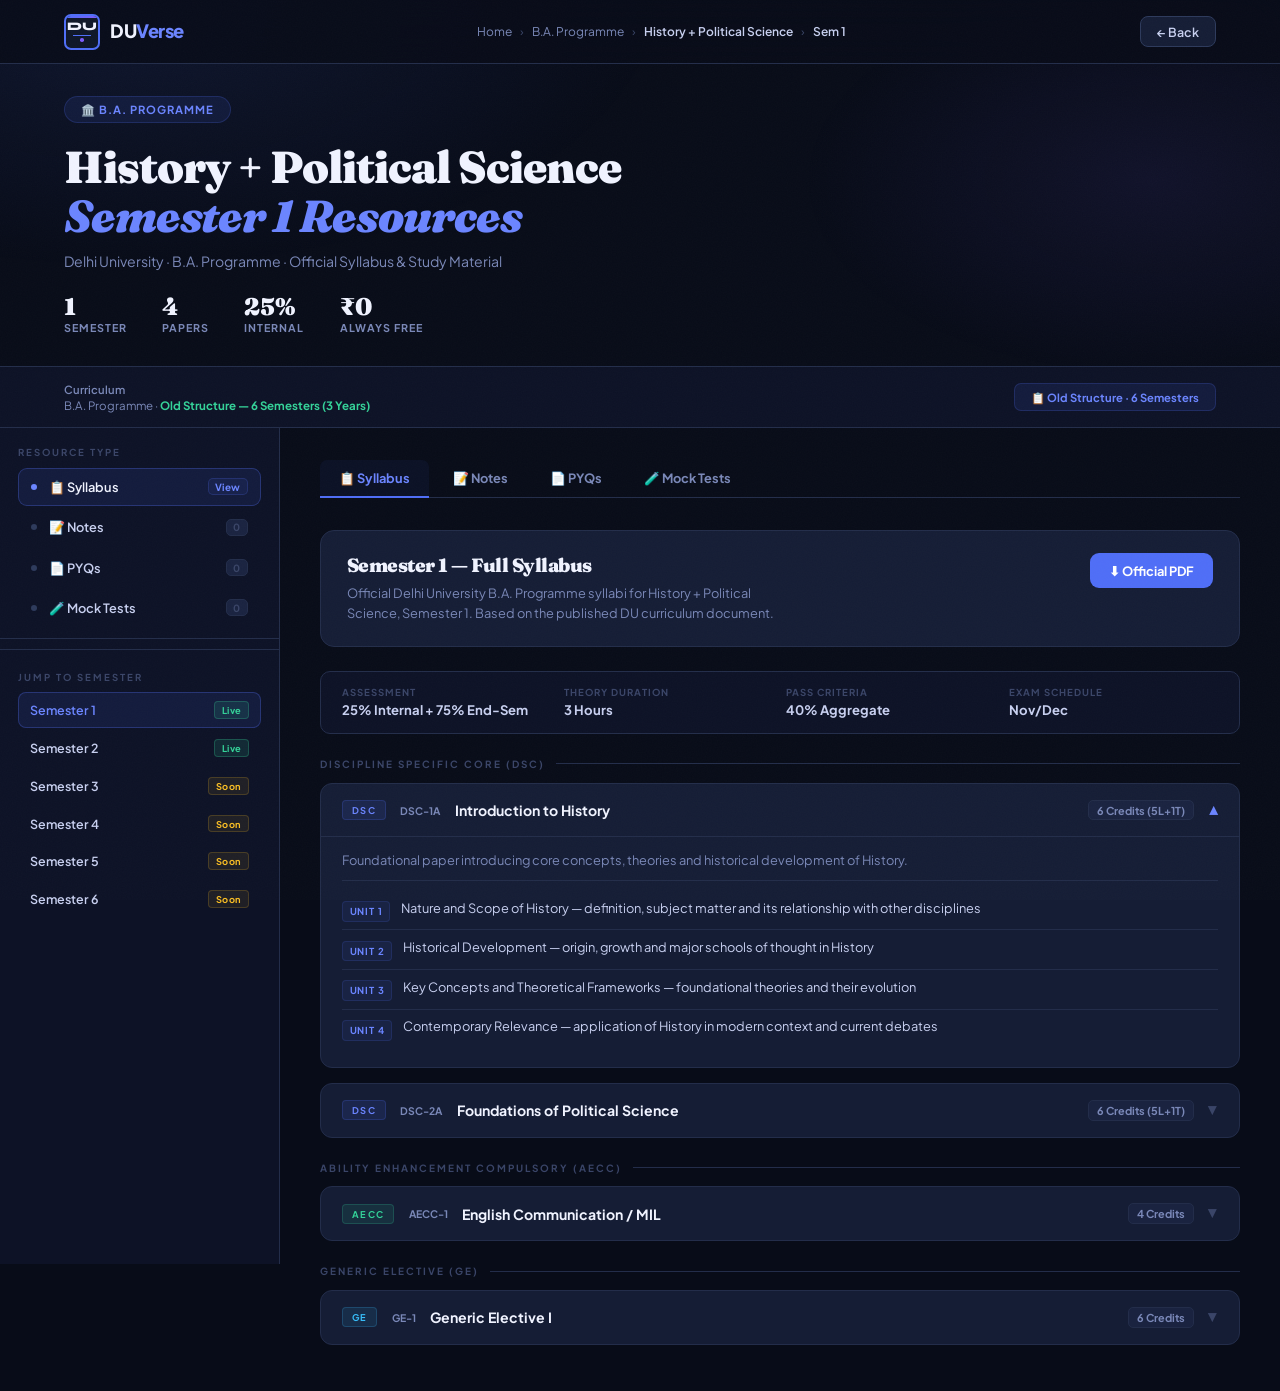
<file: subject.html>
<!DOCTYPE html>
<html lang="en">
<head>
  <meta charset="UTF-8"/>
  <meta name="viewport" content="width=device-width, initial-scale=1.0"/>
  <title>Subject Resources — DUVerse</title>
  <link href="https://fonts.googleapis.com/css2?family=Fraunces:ital,opsz,wght@0,9..144,700;0,9..144,900;1,9..144,600&family=Plus+Jakarta+Sans:wght@400;500;600;700;800&family=Syne:wght@700;800&display=swap" rel="stylesheet"/>
  <style>
    *,*::before,*::after{margin:0;padding:0;box-sizing:border-box}
    :root{
      --night:#080c18;--navy:#0d1226;--navy2:#111830;--card:#151d35;--card2:#1a2340;
      --border:#232d4a;--border2:#2d3a5c;--indigo:#4f6ef7;--indigo2:#6b85ff;
      --violet:#7c5cfc;--mint:#34d399;--amber:#fbbf24;--rose:#fb7185;--sky:#38bdf8;
      --text:#f0f3ff;--text2:#c8d0f0;--muted:#7a88b8;--faint:#3a4568;
      --font-d:'Fraunces',Georgia,serif;--font-b:'Plus Jakarta Sans',sans-serif;
    }
    html{scroll-behavior:smooth}
    body{background:var(--night);color:var(--text);font-family:var(--font-b);overflow-x:hidden;min-height:100vh}
    body::before{content:'';position:fixed;inset:0;pointer-events:none;z-index:900;
      background-image:url("data:image/svg+xml,%3Csvg xmlns='http://www.w3.org/2000/svg' width='300' height='300'%3E%3Cfilter id='g'%3E%3CfeTurbulence type='fractalNoise' baseFrequency='0.8' numOctaves='4' stitchTiles='stitch'/%3E%3C/filter%3E%3Crect width='300' height='300' filter='url(%23g)' opacity='0.022'/%3E%3C/svg%3E")}
    .mesh{position:fixed;inset:0;pointer-events:none;z-index:0;
      background:radial-gradient(ellipse 70% 50% at 10% 0%,rgba(79,110,247,0.1) 0%,transparent 60%),
        radial-gradient(ellipse 50% 40% at 90% 20%,rgba(124,92,252,0.08) 0%,transparent 55%)}

    /* ── NAV (identical to BA-Pro.html) ── */
    nav{position:fixed;top:0;left:0;right:0;z-index:800;display:flex;align-items:center;
      justify-content:space-between;padding:0 5%;height:64px;
      background:rgba(8,12,24,0.88);backdrop-filter:blur(24px);border-bottom:1px solid var(--border)}
    .logo{display:flex;align-items:center;text-decoration:none;gap:0}
    .logo-icon{width:36px;height:36px;border-radius:7px;background:#0f1729;border:2px solid var(--indigo);
      display:flex;flex-direction:column;align-items:center;justify-content:center;position:relative;overflow:hidden;flex-shrink:0}
    .logo-icon::before{content:'';position:absolute;top:0;left:0;right:0;height:2.5px;background:linear-gradient(90deg,var(--indigo),var(--violet))}
    .logo-icon span{font-family:'Syne',sans-serif;font-size:0.72rem;font-weight:800;color:var(--text);line-height:1}
    .logo-line{width:18px;height:1px;background:var(--indigo);margin:2px 0}
    .logo-dot{width:3.5px;height:3.5px;border-radius:50%;background:var(--violet)}
    .logo-text{padding-left:10px;font-family:'Plus Jakarta Sans',sans-serif;font-size:1.15rem;font-weight:800;letter-spacing:-0.5px;color:var(--text);line-height:1}
    .logo-text span{color:var(--indigo2)}
    .nav-bc{display:flex;align-items:center;gap:0.5rem;font-size:0.75rem;color:var(--muted)}
    .nav-bc a{color:var(--muted);text-decoration:none;transition:color 0.2s}
    .nav-bc a:hover{color:var(--indigo2)}
    .nav-bc .sep{color:var(--faint)}
    .nav-bc .cur{color:var(--text2);font-weight:600}
    .nav-right{display:flex;align-items:center;gap:0.8rem}
    .nav-back{background:var(--card);border:1px solid var(--border2);border-radius:8px;
      padding:0.4rem 1rem;font-size:0.78rem;font-weight:600;color:var(--text2);
      text-decoration:none;transition:all 0.2s}
    .nav-back:hover{border-color:var(--indigo);color:var(--indigo2)}
    .hamburger{display:none;flex-direction:column;justify-content:center;gap:5px;
      width:36px;height:36px;background:var(--card);border:1px solid var(--border2);
      border-radius:8px;padding:8px;cursor:pointer}
    .hamburger span{display:block;height:1.5px;background:var(--text2);border-radius:2px;transition:all 0.3s}

    /* ── HERO ── */
    .hero{position:relative;z-index:1;padding:6rem 5% 2rem;border-bottom:1px solid var(--border)}
    .hero-badge{display:inline-flex;align-items:center;gap:0.5rem;
      background:rgba(79,110,247,0.1);border:1px solid rgba(79,110,247,0.2);
      border-radius:100px;padding:0.3rem 1rem;font-size:0.7rem;font-weight:700;
      letter-spacing:1px;text-transform:uppercase;color:var(--indigo2);margin-bottom:1.2rem}
    .hero h1{font-family:var(--font-d);font-size:clamp(1.8rem,4vw,2.8rem);font-weight:900;
      letter-spacing:-1px;line-height:1.1;margin-bottom:0.6rem}
    .hero h1 em{font-style:italic;color:var(--indigo2)}
    .hero-sub{font-size:0.88rem;color:var(--muted);margin-bottom:1.4rem;line-height:1.6}
    .hero-stats{display:flex;gap:2.2rem;flex-wrap:wrap}
    .hstat-num{font-family:var(--font-d);font-size:1.5rem;font-weight:900;color:var(--text);line-height:1}
    .hstat-lbl{font-size:0.67rem;font-weight:700;text-transform:uppercase;letter-spacing:1px;color:var(--muted);margin-top:0.15rem}

    /* ── STRUCT BAR ── */
    .struct-bar{position:relative;z-index:1;padding:0.9rem 5%;background:var(--navy);
      border-bottom:1px solid var(--border);display:flex;align-items:center;
      justify-content:space-between;flex-wrap:wrap;gap:0.8rem}
    .struct-info{font-size:0.72rem;color:var(--muted)}
    .struct-info span{color:var(--mint);font-weight:700}
    .struct-badge-pill{display:inline-flex;align-items:center;gap:0.5rem;
      border-radius:7px;padding:0.35rem 1rem;font-size:0.7rem;font-weight:700;
      background:rgba(79,110,247,0.1);border:1px solid rgba(79,110,247,0.2);color:var(--indigo2)}

    /* ── LAYOUT ── */
    .layout{position:relative;display:grid;grid-template-columns:280px 1fr;min-height:calc(100vh - 64px)}

    /* ── SIDEBAR ── */
    .sidebar{border-right:1px solid var(--border);position:sticky;top:64px;
      height:calc(100vh - 64px);overflow-y:auto;background:var(--navy)}
    .sidebar::-webkit-scrollbar{width:3px}
    .sidebar::-webkit-scrollbar-thumb{background:var(--border2);border-radius:2px}
    .sb-head{padding:1.1rem 1.1rem 0.7rem;border-bottom:1px solid var(--border)}
    .sb-head-title{font-size:0.6rem;font-weight:700;letter-spacing:2px;text-transform:uppercase;color:var(--faint);margin-bottom:0.6rem}
    .sb-tabs{display:flex;flex-direction:column;gap:2px}
    .sbt{display:flex;align-items:center;gap:0.7rem;padding:0.6rem 0.8rem;
      border-radius:9px;cursor:pointer;transition:all 0.16s;border:1px solid transparent;
      background:transparent;font-family:var(--font-b);width:100%;text-align:left}
    .sbt:hover{background:var(--card);border-color:var(--border)}
    .sbt.active{background:rgba(79,110,247,0.1);border-color:rgba(79,110,247,0.3)}
    .sbt-dot{width:6px;height:6px;border-radius:50%;background:var(--border2);flex-shrink:0}
    .sbt.active .sbt-dot{background:var(--indigo2)}
    .sbt-label{font-size:0.8rem;font-weight:600;color:var(--text2);flex:1}
    .sbt.active .sbt-label{color:var(--text)}
    .sbt-count{font-size:0.62rem;color:var(--faint);font-weight:700;background:var(--card2);
      border:1px solid var(--border);border-radius:5px;padding:0.1rem 0.4rem}
    .sbt.active .sbt-count{color:var(--indigo2);background:rgba(79,110,247,0.08);border-color:rgba(79,110,247,0.2)}
    .sb-divider{height:1px;background:var(--border);margin:0.6rem 0}
    .sb-sem-section{padding:0.7rem 1.1rem 0.5rem}
    .sem-nav-item{display:flex;align-items:center;justify-content:space-between;
      padding:0.5rem 0.7rem;border-radius:8px;text-decoration:none;
      transition:all 0.15s;border:1px solid transparent;margin-bottom:2px}
    .sem-nav-item:hover{background:var(--card);border-color:var(--border)}
    .sem-nav-item.cur-sem{background:rgba(79,110,247,0.1);border-color:rgba(79,110,247,0.3)}
    .sem-nav-label{font-size:0.78rem;font-weight:600;color:var(--text2)}
    .sem-nav-item.cur-sem .sem-nav-label{color:var(--indigo2)}
    .sem-status{font-size:0.58rem;font-weight:700;padding:0.12rem 0.4rem;border-radius:4px;letter-spacing:0.5px}
    .s-live{background:rgba(52,211,153,0.12);color:var(--mint);border:1px solid rgba(52,211,153,0.25)}
    .s-soon{background:rgba(251,191,36,0.08);color:var(--amber);border:1px solid rgba(251,191,36,0.18)}

    /* ── CONTENT ── */
    .content{padding:2rem 2.5rem;overflow-y:auto}

    /* ── TABS BAR ── */
    .tabs-row{display:flex;gap:0.25rem;border-bottom:1px solid var(--border);margin-bottom:2rem;flex-wrap:wrap}
    .tab-btn{padding:0.6rem 1.2rem;font-size:0.8rem;font-weight:700;color:var(--muted);
      cursor:pointer;background:transparent;border:none;border-bottom:2px solid transparent;
      font-family:var(--font-b);border-radius:7px 7px 0 0;transition:all 0.2s;margin-bottom:-1px}
    .tab-btn:hover{color:var(--text2);background:rgba(79,110,247,0.04)}
    .tab-btn.active{color:var(--indigo2);border-bottom-color:var(--indigo);background:rgba(79,110,247,0.06)}
    .tab-panel{display:none}
    .tab-panel.active{display:block}

    /* ── SYLLABUS PANEL ── */
    .syl-header{background:var(--card);border:1px solid var(--border);border-radius:14px;
      padding:1.4rem 1.6rem;margin-bottom:1.5rem;display:flex;align-items:flex-start;
      justify-content:space-between;gap:1.2rem;flex-wrap:wrap}
    .syl-header-left h2{font-family:var(--font-d);font-size:1.2rem;font-weight:900;margin-bottom:0.35rem;letter-spacing:-0.5px}
    .syl-header-left p{font-size:0.8rem;color:var(--muted);line-height:1.6;max-width:440px}
    .syl-actions{display:flex;gap:0.5rem;flex-wrap:wrap}
    .btn-dl{display:inline-flex;align-items:center;gap:0.5rem;border-radius:9px;
      padding:0.6rem 1.2rem;font-family:var(--font-b);font-size:0.8rem;font-weight:700;
      cursor:pointer;transition:all 0.2s;text-decoration:none;white-space:nowrap;border:none}
    .btn-dl.primary{background:var(--indigo);color:white}
    .btn-dl.primary:hover{background:var(--indigo2);transform:translateY(-1px)}
    .btn-dl.ghost{background:transparent;color:var(--text2);border:1px solid var(--border2)}
    .btn-dl.ghost:hover{border-color:var(--indigo);color:var(--indigo2);background:rgba(79,110,247,0.06)}

    /* assessment strip */
    .assess-strip{background:var(--navy);border:1px solid var(--border);border-radius:10px;
      padding:0.9rem 1.3rem;margin-bottom:1.5rem;
      display:grid;grid-template-columns:repeat(4,1fr);gap:0.8rem}
    .as-item{display:flex;flex-direction:column;gap:0.2rem}
    .as-key{font-size:0.6rem;font-weight:700;text-transform:uppercase;letter-spacing:1px;color:var(--faint)}
    .as-val{font-size:0.82rem;font-weight:700;color:var(--text2)}

    /* paper cards */
    .paper-section-label{display:flex;align-items:center;gap:0.7rem;
      font-size:0.62rem;font-weight:700;letter-spacing:2px;text-transform:uppercase;
      color:var(--faint);margin:1.5rem 0 0.8rem}
    .paper-section-label::after{content:'';flex:1;height:1px;background:var(--border)}
    .paper-card{background:var(--card);border:1px solid var(--border);border-radius:12px;
      margin-bottom:0.9rem;overflow:hidden;transition:border-color 0.2s}
    .paper-card:hover{border-color:var(--border2)}
    .paper-head{padding:1rem 1.3rem;display:flex;align-items:center;gap:0.9rem;cursor:pointer}
    .paper-head-type{font-size:0.58rem;font-weight:700;letter-spacing:1.5px;text-transform:uppercase;
      padding:0.18rem 0.55rem;border-radius:4px;white-space:nowrap;flex-shrink:0}
    .type-dsc{background:rgba(79,110,247,0.12);color:var(--indigo2);border:1px solid rgba(79,110,247,0.2)}
    .type-aecc{background:rgba(52,211,153,0.1);color:var(--mint);border:1px solid rgba(52,211,153,0.2)}
    .type-sec{background:rgba(251,191,36,0.1);color:var(--amber);border:1px solid rgba(251,191,36,0.2)}
    .type-dse{background:rgba(124,92,252,0.12);color:var(--violet);border:1px solid rgba(124,92,252,0.2)}
    .type-ge{background:rgba(56,189,248,0.1);color:var(--sky);border:1px solid rgba(56,189,248,0.2)}
    .paper-code{font-size:0.65rem;font-weight:700;color:var(--muted);flex-shrink:0}
    .paper-name{font-size:0.88rem;font-weight:700;color:var(--text);flex:1;line-height:1.3}
    .paper-credits{font-size:0.68rem;font-weight:700;color:var(--muted);
      background:var(--card2);border:1px solid var(--border);border-radius:5px;
      padding:0.18rem 0.5rem;white-space:nowrap;flex-shrink:0}
    .paper-toggle{color:var(--faint);font-size:0.75rem;transition:transform 0.25s;flex-shrink:0}
    .paper-card.open .paper-toggle{transform:rotate(180deg);color:var(--indigo2)}
    .paper-body{display:none;padding:0 1.3rem 1.2rem;border-top:1px solid var(--border)}
    .paper-card.open .paper-body{display:block}
    .paper-body-desc{font-size:0.8rem;color:var(--muted);line-height:1.6;margin:0.8rem 0 0.6rem;padding-bottom:0.6rem;border-bottom:1px solid var(--border)}
    .unit-list{list-style:none;margin-top:0.4rem}
    .unit-item{display:flex;align-items:flex-start;gap:0.7rem;padding:0.48rem 0;
      border-bottom:1px solid var(--border);font-size:0.8rem;color:var(--text2);line-height:1.5}
    .unit-item:last-child{border-bottom:none}
    .unit-badge{font-size:0.6rem;font-weight:700;letter-spacing:0.8px;color:var(--indigo2);
      background:rgba(79,110,247,0.08);border:1px solid rgba(79,110,247,0.15);
      border-radius:4px;padding:0.14rem 0.42rem;flex-shrink:0;margin-top:0.15rem;white-space:nowrap}

    /* ── NOTES / PYQ ── */
    .coming-banner{border-radius:10px;padding:0.9rem 1.2rem;margin-bottom:1.4rem;
      display:flex;align-items:flex-start;gap:0.8rem;font-size:0.82rem;line-height:1.5}
    .cb-indigo{background:rgba(79,110,247,0.06);border:1px solid rgba(79,110,247,0.18);color:var(--indigo2)}
    .cb-sky{background:rgba(56,189,248,0.05);border:1px solid rgba(56,189,248,0.18);color:var(--sky)}
    .cb-violet{background:rgba(124,92,252,0.06);border:1px solid rgba(124,92,252,0.18);color:var(--violet)}
    .cb-amber{background:rgba(251,191,36,0.05);border:1px solid rgba(251,191,36,0.18);color:var(--amber)}
    .res-grid{display:flex;flex-direction:column;gap:0.7rem}
    .res-card{background:var(--card);border:1px solid var(--border);border-radius:12px;
      padding:0.95rem 1.3rem;display:flex;align-items:center;justify-content:space-between;
      gap:1rem;transition:all 0.2s}
    .res-card:hover{border-color:var(--border2);background:var(--card2)}
    .rc-left{display:flex;align-items:center;gap:0.9rem;flex:1;min-width:0}
    .rc-icon{width:38px;height:38px;border-radius:8px;display:flex;align-items:center;
      justify-content:center;font-size:1.05rem;flex-shrink:0}
    .rc-name{font-size:0.84rem;font-weight:700;color:var(--text);margin-bottom:0.12rem;
      white-space:nowrap;overflow:hidden;text-overflow:ellipsis}
    .rc-meta{font-size:0.68rem;color:var(--muted);display:flex;gap:0.7rem}
    .rc-dl{background:rgba(79,110,247,0.1);border:1px solid rgba(79,110,247,0.2);
      color:var(--indigo2);border-radius:7px;padding:0.35rem 0.85rem;
      font-size:0.73rem;font-weight:700;cursor:pointer;transition:all 0.2s;
      font-family:var(--font-b);flex-shrink:0}
    .rc-dl:hover{background:var(--indigo);color:white;border-color:var(--indigo)}
    .empty-state{text-align:center;padding:3.5rem 2rem;color:var(--muted)}
    .es-icon{font-size:2.2rem;margin-bottom:0.9rem}
    .es-title{font-family:var(--font-d);font-size:1rem;font-weight:700;color:var(--text2);margin-bottom:0.4rem}
    .es-desc{font-size:0.8rem;line-height:1.6}

    /* ── MOCK TEST ── */
    .mock-grid{display:grid;grid-template-columns:1fr 1fr;gap:1rem;margin-top:0.5rem}
    .mock-card{background:var(--card);border:1px solid var(--border);border-radius:12px;
      padding:1.3rem;cursor:pointer;transition:all 0.22s;position:relative;overflow:hidden}
    .mock-card::before{content:'';position:absolute;top:0;left:0;right:0;height:2px;
      background:linear-gradient(90deg,var(--indigo),var(--violet));
      transform:scaleX(0);transform-origin:left;transition:transform 0.3s}
    .mock-card:hover{border-color:var(--indigo2);transform:translateY(-2px);box-shadow:0 8px 28px rgba(0,0,0,0.3)}
    .mock-card:hover::before{transform:scaleX(1)}
    .mock-card.soon{opacity:0.5;cursor:default}
    .mock-card.soon:hover{transform:none;box-shadow:none;border-color:var(--border)}
    .mock-card.soon::before{display:none}
    .mc-label{font-size:0.6rem;font-weight:700;letter-spacing:1.5px;text-transform:uppercase;
      color:var(--indigo2);margin-bottom:0.45rem}
    .mock-card h3{font-family:var(--font-d);font-size:1rem;font-weight:700;color:var(--text);
      margin-bottom:0.35rem;letter-spacing:-0.3px}
    .mock-card p{font-size:0.74rem;color:var(--muted);line-height:1.55;margin-bottom:0.9rem}
    .mc-footer{display:flex;align-items:center;justify-content:space-between;
      padding-top:0.75rem;border-top:1px solid var(--border)}
    .mc-stats{display:flex;gap:0.8rem}
    .mc-stat{font-size:0.67rem;color:var(--faint);font-weight:600}
    .mc-stat span{color:var(--text2)}
    .mc-btn{font-size:0.7rem;font-weight:700;color:var(--indigo2);
      background:rgba(79,110,247,0.1);border:1px solid rgba(79,110,247,0.2);
      border-radius:6px;padding:0.28rem 0.75rem;cursor:pointer;transition:all 0.2s;font-family:var(--font-b)}
    .mc-btn:hover{background:var(--indigo);color:white;border-color:var(--indigo)}
    .mc-soon-badge{font-size:0.67rem;font-weight:700;color:var(--amber);
      background:rgba(251,191,36,0.1);border:1px solid rgba(251,191,36,0.2);
      border-radius:5px;padding:0.2rem 0.55rem}

    /* ── ANIMATIONS ── */
    .r{opacity:0;transform:translateY(14px);transition:opacity 0.5s ease,transform 0.5s ease}
    .r.show{opacity:1;transform:translateY(0)}

    /* ── RESPONSIVE ── */
    .sb-overlay{display:none;position:fixed;inset:0;background:rgba(0,0,0,0.6);z-index:700;backdrop-filter:blur(2px)}
    .sb-overlay.open{display:block}
    @media(max-width:900px){
      .layout{grid-template-columns:1fr}
      .sidebar{position:fixed;top:0;left:0;bottom:0;width:280px;z-index:750;
        transform:translateX(-100%);transition:transform 0.35s ease;padding-top:70px}
      .sidebar.open{transform:translateX(0)}
      .content{padding:1.5rem 1.2rem}
      .hamburger{display:flex}
      .nav-bc{display:none}
      .assess-strip{grid-template-columns:1fr 1fr}
      .mock-grid{grid-template-columns:1fr}
    }
    @media(max-width:480px){
      nav{padding:0 4%}
      .hero{padding:5rem 4% 1.8rem}
      .content{padding:1.2rem 0.9rem}
      .syl-header{flex-direction:column}
      .assess-strip{grid-template-columns:1fr 1fr}
      .tabs-row{gap:0}
      .tab-btn{padding:0.5rem 0.8rem;font-size:0.76rem}
    }
  </style>
</head>
<body>
<div class="mesh"></div>
<div class="sb-overlay" id="sbOverlay" onclick="toggleSB()"></div>

<!-- NAV -->
<nav>
  <a href="index.html" class="logo">
    <div class="logo-icon"><span>DU</span><div class="logo-line"></div><div class="logo-dot"></div></div>
    <div class="logo-text">DU<span>Verse</span></div>
  </a>
  <div class="nav-bc" id="navBc">
    <a href="index.html">Home</a><span class="sep">›</span>
    <a href="BA-Pro.html">B.A. Programme</a><span class="sep">›</span>
    <span class="cur" id="bcCombo">—</span><span class="sep">›</span>
    <span class="cur" id="bcSem">Sem —</span>
  </div>
  <div class="nav-right">
    <a href="BA-Pro.html" class="nav-back">← Back</a>
    <div class="hamburger" id="hamBtn" onclick="toggleSB()"><span></span><span></span><span></span></div>
  </div>
</nav>

<!-- HERO -->
<div class="hero">
  <div class="hero-badge" id="heroBadge">📚 B.A. Programme</div>
  <h1 id="heroTitle">Loading…</h1>
  <p class="hero-sub" id="heroSub">Delhi University · B.A. Programme</p>
  <div class="hero-stats">
    <div><div class="hstat-num" id="hsNum1">—</div><div class="hstat-lbl">Semester</div></div>
    <div><div class="hstat-num" id="hsNum2">—</div><div class="hstat-lbl">Papers</div></div>
    <div><div class="hstat-num">25%</div><div class="hstat-lbl">Internal</div></div>
    <div><div class="hstat-num">₹0</div><div class="hstat-lbl">Always Free</div></div>
  </div>
</div>

<!-- STRUCT BAR -->
<div class="struct-bar">
  <div>
    <div style="font-size:0.7rem;color:var(--muted);font-weight:600;margin-bottom:0.15rem">Curriculum</div>
    <div class="struct-info">B.A. Programme · <span id="structureLabel">Old Structure — 6 Semesters (3 Years)</span></div>
  </div>
  <div class="struct-badge-pill" id="structBadge">📋 Old Structure · 6 Semesters</div>
</div>

<!-- LAYOUT -->
<div class="layout">
  <!-- SIDEBAR -->
  <aside class="sidebar" id="sidebar">
    <div class="sb-head">
      <div class="sb-head-title">Resource Type</div>
      <div class="sb-tabs">
        <button class="sbt active" id="sbt-syllabus" onclick="switchTab('syllabus')">
          <div class="sbt-dot"></div>
          <div class="sbt-label">📋 Syllabus</div>
          <div class="sbt-count" id="sbc-syllabus">View</div>
        </button>
        <button class="sbt" id="sbt-notes" onclick="switchTab('notes')">
          <div class="sbt-dot"></div>
          <div class="sbt-label">📝 Notes</div>
          <div class="sbt-count" id="sbc-notes">0</div>
        </button>
        <button class="sbt" id="sbt-pyq" onclick="switchTab('pyq')">
          <div class="sbt-dot"></div>
          <div class="sbt-label">📄 PYQs</div>
          <div class="sbt-count" id="sbc-pyq">0</div>
        </button>
        <button class="sbt" id="sbt-mock" onclick="switchTab('mock')">
          <div class="sbt-dot"></div>
          <div class="sbt-label">🧪 Mock Tests</div>
          <div class="sbt-count" id="sbc-mock">0</div>
        </button>
      </div>
    </div>
    <div class="sb-divider"></div>
    <div class="sb-sem-section">
      <div class="sb-head-title">Jump to Semester</div>
      <div id="semNavList"></div>
    </div>
  </aside>

  <!-- CONTENT -->
  <main class="content">
    <!-- TABS ROW -->
    <div class="tabs-row">
      <button class="tab-btn active" id="tab-syllabus" onclick="switchTab('syllabus')">📋 Syllabus</button>
      <button class="tab-btn" id="tab-notes" onclick="switchTab('notes')">📝 Notes</button>
      <button class="tab-btn" id="tab-pyq" onclick="switchTab('pyq')">📄 PYQs</button>
      <button class="tab-btn" id="tab-mock" onclick="switchTab('mock')">🧪 Mock Tests</button>
    </div>

    <!-- ── SYLLABUS PANEL ── -->
    <div class="tab-panel active" id="panel-syllabus">
      <div class="syl-header r">
        <div class="syl-header-left">
          <h2 id="sylTitle">Semester — Syllabus</h2>
          <p id="sylDesc">Official Delhi University B.A. Programme syllabus. Source: DU Official Portal.</p>
        </div>
        <div class="syl-actions">
          <a href="https://www.du.ac.in/uploads/RevisedSyllabi1/Annexure-81.%20B.A.(Programme).pdf" target="_blank" class="btn-dl primary">⬇ Official PDF</a>
        </div>
      </div>

      <!-- Assessment Info -->
      <div class="assess-strip r">
        <div class="as-item"><div class="as-key">Assessment</div><div class="as-val">25% Internal + 75% End-Sem</div></div>
        <div class="as-item"><div class="as-key">Theory Duration</div><div class="as-val">3 Hours</div></div>
        <div class="as-item"><div class="as-key">Pass Criteria</div><div class="as-val">40% Aggregate</div></div>
        <div class="as-item"><div class="as-key">Exam Schedule</div><div class="as-val" id="examSchedule">Nov/Dec</div></div>
      </div>

      <div id="paperList"></div>
    </div>

    <!-- ── NOTES PANEL ── -->
    <div class="tab-panel" id="panel-notes">
      <div class="coming-banner cb-indigo r">
        <span style="font-size:1.1rem;flex-shrink:0">📝</span>
        <div>Notes for this semester are being curated by students and faculty. <strong>Check back soon!</strong></div>
      </div>
      <div class="res-grid">
        <div class="empty-state">
          <div class="es-icon">📝</div>
          <div class="es-title">Notes Coming Soon</div>
          <p class="es-desc">High-quality notes for this combination and semester will be available here. Be the first to contribute your notes!</p>
        </div>
      </div>
    </div>

    <!-- ── PYQ PANEL ── -->
    <div class="tab-panel" id="panel-pyq">
      <div class="coming-banner cb-sky r">
        <span style="font-size:1.1rem;flex-shrink:0">📂</span>
        <div>Previous Year Question Papers (2019–2024) for this semester combination are being collected and verified.</div>
      </div>
      <div class="res-grid">
        <div class="empty-state">
          <div class="es-icon">📄</div>
          <div class="es-title">PYQs Coming Soon</div>
          <p class="es-desc">Question papers from recent DU examinations organised by paper and year will appear here. Stay tuned!</p>
        </div>
      </div>
    </div>

    <!-- ── MOCK TEST PANEL ── -->
    <div class="tab-panel" id="panel-mock">
      <div class="coming-banner cb-violet r">
        <span style="font-size:1.1rem;flex-shrink:0">🧪</span>
        <div>Interactive mock tests with MCQs, short answers, and timed practice are under development for this combination.</div>
      </div>
      <div class="mock-grid">
        <div class="mock-card soon r">
          <div class="mc-label">Chapter Quiz</div>
          <h3>Unit 1 — Quick Quiz</h3>
          <p>10 MCQs covering Unit 1 topics. Perfect for fast chapter revision.</p>
          <div class="mc-footer">
            <div class="mc-stats"><div class="mc-stat">Qs: <span>10</span></div><div class="mc-stat">Time: <span>10 min</span></div></div>
            <div class="mc-soon-badge">Coming Soon</div>
          </div>
        </div>
        <div class="mock-card soon r">
          <div class="mc-label">Full Semester</div>
          <h3>Semester Mock Test</h3>
          <p>50 questions across all units. Simulates the end-semester exam format.</p>
          <div class="mc-footer">
            <div class="mc-stats"><div class="mc-stat">Qs: <span>50</span></div><div class="mc-stat">Time: <span>60 min</span></div></div>
            <div class="mc-soon-badge">Coming Soon</div>
          </div>
        </div>
        <div class="mock-card soon r">
          <div class="mc-label">Previous Year</div>
          <h3>PYQ-Based Mock</h3>
          <p>Questions from actual DU exam papers, reframed as interactive test.</p>
          <div class="mc-footer">
            <div class="mc-stats"><div class="mc-stat">Qs: <span>30</span></div><div class="mc-stat">Time: <span>45 min</span></div></div>
            <div class="mc-soon-badge">Coming Soon</div>
          </div>
        </div>
        <div class="mock-card soon r">
          <div class="mc-label">Speed Test</div>
          <h3>Flash Round — 5 Minutes</h3>
          <p>15 rapid-fire MCQs. Great for last-minute revision before exams.</p>
          <div class="mc-footer">
            <div class="mc-stats"><div class="mc-stat">Qs: <span>15</span></div><div class="mc-stat">Time: <span>5 min</span></div></div>
            <div class="mc-soon-badge">Coming Soon</div>
          </div>
        </div>
      </div>
    </div>
  </main>
</div>

<script>
/* ═══════════════════ URL PARAMS ═══════════════════ */
const params = new URLSearchParams(location.search);
const comboId = params.get('combo') || 'his-polsc';
const semNum  = parseInt(params.get('sem') || '1', 10);

/* ═══════════════════ COMBO MAP ═══════════════════ */
const COMBOS = {
  'his-polsc': { name:'History + Political Science', icon:'🏛️', s1:'History', s2:'Political Science' },
  'eco-polsc': { name:'Economics + Political Science', icon:'⚖️', s1:'Economics', s2:'Political Science' },
  'eco-hist': { name:'Economics + History', icon:'🏛️', s1:'Economics', s2:'History' },
  'eco-maths': { name:'Economics + Mathematics', icon:'📊', s1:'Economics', s2:'Mathematics' },
  'eco-eng': { name:'Economics + English', icon:'📊', s1:'Economics', s2:'English' },
  'his-eng': { name:'History + English', icon:'🏛️', s1:'History', s2:'English' },
  'his-hindi': { name:'History + Hindi', icon:'🏛️', s1:'History', s2:'Hindi' },
  'his-skt': { name:'History + Sanskrit', icon:'🏛️', s1:'History', s2:'Sanskrit' },
  'his-phil': { name:'History + Philosophy', icon:'🏛️', s1:'History', s2:'Philosophy' },
  'his-geo': { name:'History + Geography', icon:'🏛️', s1:'History', s2:'Geography' },
  'eng-phil': { name:'English + Philosophy', icon:'📖', s1:'English', s2:'Philosophy' },
  'hin-phil': { name:'Hindi + Philosophy', icon:'🗣️', s1:'Hindi', s2:'Philosophy' },
  'skt-phil': { name:'Sanskrit + Philosophy', icon:'🕉️', s1:'Sanskrit', s2:'Philosophy' },
  'phil-hist': { name:'Philosophy + History', icon:'🏛️', s1:'Philosophy', s2:'History' },
  'his-maths': { name:'History + Mathematics', icon:'🏛️', s1:'History', s2:'Mathematics' },
  'eco-geo': { name:'Economics + Geography', icon:'📊', s1:'Economics', s2:'Geography' },
  'eco-psy': { name:'Economics + Psychology', icon:'📊', s1:'Economics', s2:'Psychology' },
  'eco-soc': { name:'Economics + Sociology', icon:'📊', s1:'Economics', s2:'Sociology' },
  'eco-phil': { name:'Economics + Philosophy', icon:'📊', s1:'Economics', s2:'Philosophy' },
  'polsc-phil': { name:'Political Science + Philosophy', icon:'⚖️', s1:'Political Science', s2:'Philosophy' },
  'polsc-soc': { name:'Political Science + Sociology', icon:'⚖️', s1:'Political Science', s2:'Sociology' },
  'polsc-geo': { name:'Political Science + Geography', icon:'⚖️', s1:'Political Science', s2:'Geography' },
  'geo-hist': { name:'Geography + History', icon:'🏛️', s1:'Geography', s2:'History' },
  'geo-maths': { name:'Geography + Mathematics', icon:'📐', s1:'Geography', s2:'Mathematics' },
  'geo-psy': { name:'Geography + Psychology', icon:'🌍', s1:'Geography', s2:'Psychology' },
  'psy-soc': { name:'Psychology + Sociology', icon:'🧠', s1:'Psychology', s2:'Sociology' },
  'psy-phil': { name:'Psychology + Philosophy', icon:'🔮', s1:'Psychology', s2:'Philosophy' },
  'psy-eng': { name:'Psychology + English', icon:'📖', s1:'Psychology', s2:'English' },
  'polsc-psy': { name:'Political Science + Psychology', icon:'⚖️', s1:'Political Science', s2:'Psychology' },
  'soc-eng': { name:'Sociology + English', icon:'📖', s1:'Sociology', s2:'English' },
  'his-soc': { name:'History + Sociology', icon:'🏛️', s1:'History', s2:'Sociology' },
  'polsc-hindi': { name:'Political Science + Hindi', icon:'⚖️', s1:'Political Science', s2:'Hindi' },
  'his-punjabi': { name:'History + Punjabi', icon:'🏛️', s1:'History', s2:'Punjabi' },
  'polsc-punjabi': { name:'Political Science + Punjabi', icon:'⚖️', s1:'Political Science', s2:'Punjabi' },
  'his-bengali': { name:'History + Bengali', icon:'🏛️', s1:'History', s2:'Bengali' },
  'polsc-bengali': { name:'Political Science + Bengali', icon:'⚖️', s1:'Political Science', s2:'Bengali' },
  'his-urdu': { name:'History + Urdu', icon:'🏛️', s1:'History', s2:'Urdu' },
  'polsc-urdu': { name:'Political Science + Urdu', icon:'⚖️', s1:'Political Science', s2:'Urdu' },
  'eco-urdu': { name:'Economics + Urdu', icon:'📊', s1:'Economics', s2:'Urdu' },
  'arabic-polsc': { name:'Arabic + Political Science', icon:'⚖️', s1:'Arabic', s2:'Political Science' },
  'arabic-hist': { name:'Arabic + History', icon:'🏛️', s1:'Arabic', s2:'History' },
  'arabic-eco': { name:'Arabic + Economics', icon:'📊', s1:'Arabic', s2:'Economics' },
  'persian-polsc': { name:'Persian + Political Science', icon:'⚖️', s1:'Persian', s2:'Political Science' },
  'persian-hist': { name:'Persian + History', icon:'🏛️', s1:'Persian', s2:'History' },
  'tamil-polsc': { name:'Tamil + Political Science', icon:'⚖️', s1:'Tamil', s2:'Political Science' },
  'telugu-polsc': { name:'Telugu + Political Science', icon:'⚖️', s1:'Telugu', s2:'Political Science' },
  'eng-german': { name:'English + German', icon:'📖', s1:'English', s2:'German' },
  'eng-spanish': { name:'English + Spanish', icon:'📖', s1:'English', s2:'Spanish' },
  'his-spanish': { name:'History + Spanish', icon:'🏛️', s1:'History', s2:'Spanish' },
  'eco-french': { name:'Economics + French', icon:'📊', s1:'Economics', s2:'French' },
  'eng-french': { name:'English + French', icon:'📖', s1:'English', s2:'French' },
  'french-phil': { name:'French + Philosophy', icon:'🔮', s1:'French', s2:'Philosophy' },
  'eng-linguistics': { name:'English + Linguistics', icon:'📖', s1:'English', s2:'Linguistics' },
  'skt-polsc': { name:'Sanskrit + Political Science', icon:'⚖️', s1:'Sanskrit', s2:'Political Science' },
  'hindi-polsc': { name:'Hindi + Political Science', icon:'⚖️', s1:'Hindi', s2:'Political Science' },
  'punjabi-skt': { name:'Punjabi + Sanskrit', icon:'🕉️', s1:'Punjabi', s2:'Sanskrit' },
  'bengali-skt': { name:'Bengali + Sanskrit', icon:'🕉️', s1:'Bengali', s2:'Sanskrit' },
  'hindi-punjabi': { name:'Hindi + Punjabi', icon:'🗣️', s1:'Hindi', s2:'Punjabi' },
  'eco-hrm': { name:'Economics + HRM', icon:'📊', s1:'Economics', s2:'HRM' },
  'eco-omsp': { name:'Economics + OMSP', icon:'📊', s1:'Economics', s2:'OMSP' },
  'eco-comm': { name:'Economics + Commerce', icon:'📊', s1:'Economics', s2:'Commerce' },
  'eco-aspsm': { name:'Economics + Advertising (ASPSM)', icon:'📊', s1:'Economics', s2:'Advertising (ASPSM)' },
  'eco-esb': { name:'Economics + ESB', icon:'📊', s1:'Economics', s2:'ESB' },
  'eco-acfin': { name:'Accounting & Finance + Economics', icon:'📊', s1:'Accounting & Finance', s2:'Economics' },
  'hrm-psy': { name:'HRM + Psychology', icon:'🧠', s1:'HRM', s2:'Psychology' },
  'omsp-polsc': { name:'OMSP + Political Science', icon:'⚖️', s1:'OMSP', s2:'Political Science' },
  'omsp-hist': { name:'OMSP + History', icon:'🏛️', s1:'OMSP', s2:'History' },
  'omsp-maths': { name:'OMSP + Mathematics', icon:'📐', s1:'OMSP', s2:'Mathematics' },
  'omsp-skt': { name:'OMSP + Sanskrit', icon:'🕉️', s1:'OMSP', s2:'Sanskrit' },
  'ca-eco': { name:'Computer Applications + Economics', icon:'📊', s1:'Computer Applications', s2:'Economics' },
  'ca-maths': { name:'Computer Applications + Mathematics', icon:'📐', s1:'Computer Applications', s2:'Mathematics' },
  'ca-polsc': { name:'Computer Applications + Political Science', icon:'⚖️', s1:'Computer Applications', s2:'Political Science' },
  'cs-maths': { name:'Computer Science + Mathematics', icon:'📐', s1:'Computer Science', s2:'Mathematics' },
  'maths-phil': { name:'Mathematics + Philosophy', icon:'📐', s1:'Mathematics', s2:'Philosophy' },
  'maths-psy': { name:'Mathematics + Psychology', icon:'📐', s1:'Mathematics', s2:'Psychology' },
  'or-eco': { name:'Operational Research + Economics', icon:'📊', s1:'Operational Research', s2:'Economics' },
  'or-ca': { name:'Operational Research + Computer Applications', icon:'💻', s1:'Operational Research', s2:'Computer Applications' },
  'music-hist': { name:'Music + History', icon:'🏛️', s1:'Music', s2:'History' },
  'music-polsc': { name:'Music + Political Science', icon:'⚖️', s1:'Music', s2:'Political Science' },
  'music-skt': { name:'Music + Sanskrit', icon:'🕉️', s1:'Music', s2:'Sanskrit' },
  'music-soc': { name:'Music + Sociology', icon:'🤝', s1:'Music', s2:'Sociology' },
  'phy-polsc': { name:'Physical Education + Political Science', icon:'⚖️', s1:'Physical Education', s2:'Political Science' },
  'phy-hist': { name:'Physical Education + History', icon:'🏛️', s1:'Physical Education', s2:'History' },
  'phy-hindi': { name:'Physical Education + Hindi', icon:'🗣️', s1:'Physical Education', s2:'Hindi' },
  'buddhist-hist': { name:'Buddhist Studies + History', icon:'🏛️', s1:'Buddhist Studies', s2:'History' },
  'buddhist-polsc': { name:'Buddhist Studies + Political Science', icon:'⚖️', s1:'Buddhist Studies', s2:'Political Science' },
  'hdfe-polsc': { name:'HDFE + Political Science', icon:'⚖️', s1:'HDFE', s2:'Political Science' },
  'nhe-soc': { name:'NHE + Sociology', icon:'🤝', s1:'NHE', s2:'Sociology' },
  'eco-ft': { name:'Economics + Food Technology', icon:'📊', s1:'Economics', s2:'Food Technology' },
  'maths-polsc': { name:'Mathematics + Political Science', icon:'⚖️', s1:'Mathematics', s2:'Political Science' },
  'maths-omsp': { name:'Mathematics + OMSP', icon:'📐', s1:'Mathematics', s2:'OMSP' },
  'maths-music': { name:'Mathematics + Music', icon:'📐', s1:'Mathematics', s2:'Music' },
  'eco-music': { name:'Economics + Music', icon:'📊', s1:'Economics', s2:'Music' },
  'hindi-geo': { name:'Hindi + Geography', icon:'🗣️', s1:'Hindi', s2:'Geography' },
  'hindi-soc': { name:'Hindi + Sociology', icon:'🗣️', s1:'Hindi', s2:'Sociology' },
  'hdfe-soc': { name:'HDFE + Sociology', icon:'🤝', s1:'HDFE', s2:'Sociology' },
  'eng-polsc': { name:'English + Political Science', icon:'⚖️', s1:'English', s2:'Political Science' },
  'eco-skt': { name:'Economics + Sanskrit', icon:'📊', s1:'Economics', s2:'Sanskrit' },
  'eng-skt': { name:'English + Sanskrit', icon:'📖', s1:'English', s2:'Sanskrit' },
  'hindi-skt': { name:'Hindi + Sanskrit', icon:'🗣️', s1:'Hindi', s2:'Sanskrit' },
  'hindi-music': { name:'Hindi + Music', icon:'🗣️', s1:'Hindi', s2:'Music' },
  'hindi-phy': { name:'Hindi + Physical Education', icon:'🗣️', s1:'Hindi', s2:'Physical Education' },
  'his-phy': { name:'History + Physical Education', icon:'🏛️', s1:'History', s2:'Physical Education' },
  'eco-tax': { name:'Economics + Tax Procedures & Practices', icon:'📊', s1:'Economics', s2:'Tax Procedures & Practices' },
  'polsc-eng': { name:'Political Science + English', icon:'⚖️', s1:'Political Science', s2:'English' },
  'cs-eng': { name:'Computer Science + English', icon:'📖', s1:'Computer Science', s2:'English' },
  'cs-hindi': { name:'Computer Science + Hindi', icon:'🗣️', s1:'Computer Science', s2:'Hindi' },
  'cs-polsc': { name:'Computer Science + Political Science', icon:'⚖️', s1:'Computer Science', s2:'Political Science' },
  'ft-polsc': { name:'Food Technology + Political Science', icon:'⚖️', s1:'Food Technology', s2:'Political Science' },
  'eco-phy': { name:'Economics + Physical Education', icon:'📊', s1:'Economics', s2:'Physical Education' },
  'punjabi-eco': { name:'Punjabi + Economics', icon:'📊', s1:'Punjabi', s2:'Economics' },
  'bengali-eco': { name:'Bengali + Economics', icon:'📊', s1:'Bengali', s2:'Economics' },
  'eco-persian': { name:'Economics + Persian', icon:'📊', s1:'Economics', s2:'Persian' },
  'his-persian': { name:'History + Persian', icon:'🏛️', s1:'History', s2:'Persian' },
  'phil-psy': { name:'Philosophy + Psychology', icon:'🔮', s1:'Philosophy', s2:'Psychology' },
  'hindi-eco': { name:'Hindi + Economics', icon:'📊', s1:'Hindi', s2:'Economics' },
  'ca-eng': { name:'Computer Applications + English', icon:'📖', s1:'Computer Applications', s2:'English' },
  'ca-hist': { name:'Computer Applications + History', icon:'🏛️', s1:'Computer Applications', s2:'History' },
  'geo-eco': { name:'Geography + Economics', icon:'📊', s1:'Geography', s2:'Economics' },
};

/* ═══════════════════ REAL DU PAPER STRUCTURE ═══════════════════
   Based on official DU B.A. Programme syllabus (Old Structure, 6 Sems)
   Paper types: DSC (Discipline Specific Core), AECC (Ability Enhancement),
   SEC (Skill Enhancement), DSE (Discipline Specific Elective), GE (Generic Elective)
═══════════════════ */
function getPapers(combo, sem) {
  const a = combo.s1, b = combo.s2;
  const semData = {
    1: [
      { type:'DSC', typeKey:'dsc', code:'DSC-1A', name:`Introduction to ${a}`, credits:'6 Credits (5L+1T)',
        desc:`Foundational paper introducing core concepts, theories and historical development of ${a}.`,
        units:[
          `Nature and Scope of ${a} — definition, subject matter and its relationship with other disciplines`,
          `Historical Development — origin, growth and major schools of thought in ${a}`,
          `Key Concepts and Theoretical Frameworks — foundational theories and their evolution`,
          `Contemporary Relevance — application of ${a} in modern context and current debates`
        ]},
      { type:'DSC', typeKey:'dsc', code:'DSC-2A', name:`Foundations of ${b}`, credits:'6 Credits (5L+1T)',
        desc:`Introductory paper covering the basic principles, methods and scope of ${b}.`,
        units:[
          `Introduction to ${b} — scope, nature and significance`,
          `Classical Perspectives — major thinkers and their contributions to ${b}`,
          `Analytical Methods and Research Approaches in ${b}`,
          `Interdisciplinary Links — relationship of ${b} with allied social sciences`
        ]},
      { type:'AECC', typeKey:'aecc', code:'AECC-1', name:'English Communication / MIL', credits:'4 Credits',
        desc:'Compulsory language paper to develop reading, writing and communication skills.',
        units:[
          `Reading Comprehension — unseen passages, vocabulary in context, inference skills`,
          `Writing Skills — essay writing, précis and report writing`,
          `Grammar and Usage — tenses, sentence structure, common errors`,
          `Communication and Presentation — verbal and written communication in academic context`
        ]},
      { type:'GE', typeKey:'ge', code:'GE-1', name:'Generic Elective I', credits:'6 Credits',
        desc:'Interdisciplinary elective offering exposure to a subject outside the core combination.',
        units:[
          `Core Concepts of the Elective Subject`,
          `Foundational Theories and Perspectives`,
          `Case Studies and Applications`,
          `Contemporary Issues and Future Directions`
        ]},
    ],
    2: [
      { type:'DSC', typeKey:'dsc', code:'DSC-1B', name:`${a} — Paper II`, credits:'6 Credits (5L+1T)',
        desc:`Second core paper in ${a}: deeper theoretical and applied concepts.`,
        units:[
          `Advanced Theoretical Frameworks in ${a}`,
          `Historical and Comparative Perspectives`,
          `Methodology and Research Methods used in ${a}`,
          `Contemporary Debates and Emerging Issues in ${a}`
        ]},
      { type:'DSC', typeKey:'dsc', code:'DSC-2B', name:`${b} — Paper II`, credits:'6 Credits (5L+1T)',
        desc:`Second core paper in ${b}: applied theories and case-based learning.`,
        units:[
          `Advanced Concepts in ${b}`,
          `Policy Framework and Institutional Structures`,
          `Empirical Studies and Field Research`,
          `Comparative Analysis — Indian and Global Perspectives`
        ]},
      { type:'AECC', typeKey:'aecc', code:'AECC-2', name:'Environmental Science', credits:'4 Credits',
        desc:'Compulsory paper on environmental awareness, sustainability and ecology.',
        units:[
          `Ecosystems and Biodiversity — types of ecosystems, threats to biodiversity, conservation`,
          `Environmental Pollution — air, water, soil and noise pollution; causes and control`,
          `Climate Change and Global Warming — causes, impacts and mitigation strategies`,
          `Environmental Laws and Policy — key acts, international agreements, sustainable development`
        ]},
      { type:'GE', typeKey:'ge', code:'GE-2', name:'Generic Elective II', credits:'6 Credits',
        desc:'Second interdisciplinary elective course from a related field.',
        units:[
          `Theoretical Foundations of the Elective`,
          `Key Thinkers and Schools of Thought`,
          `Applied Dimensions and Real-World Relevance`,
          `Research Methods in the Elective Discipline`
        ]},
    ],
    3: [
      { type:'DSC', typeKey:'dsc', code:'DSC-1C', name:`${a} — Paper III`, credits:'6 Credits (5L+1T)',
        desc:`Third paper in ${a}: specialised thematic and applied study.`,
        units:[
          `Thematic Study I — specialised area within ${a}`,
          `Critical Perspectives and Debates`,
          `Interdisciplinary Connections with ${b} and allied fields`,
          `Research and Source Analysis in ${a}`
        ]},
      { type:'DSC', typeKey:'dsc', code:'DSC-2C', name:`${b} — Paper III`, credits:'6 Credits (5L+1T)',
        desc:`Third paper in ${b}: advanced topics and specialised themes.`,
        units:[
          `Advanced Thematic Study in ${b}`,
          `Comparative and Cross-Cultural Perspectives`,
          `Data and Evidence in ${b} — quantitative and qualitative approaches`,
          `Policy Analysis and Practical Implications`
        ]},
      { type:'SEC', typeKey:'sec', code:'SEC-1', name:'Skill Enhancement Course I', credits:'4 Credits',
        desc:'Practical and employability-focused skill course to supplement core learning.',
        units:[
          `Academic Writing and Research — literature review, citations, referencing (APA/MLA)`,
          `Data Collection Methods — primary and secondary data, surveys and interviews`,
          `Digital Skills for Research — online databases, JSTOR, SHODHGANGA`,
          `Presentation and Communication Skills — oral presentations, report formatting`
        ]},
      { type:'DSE', typeKey:'dse', code:'DSE-1A', name:'Discipline Specific Elective I', credits:'6 Credits',
        desc:'Elective paper allowing depth specialisation in a related area of study.',
        units:[
          `Elective Theme I — core concepts and debates`,
          `Elective Theme II — theoretical frameworks`,
          `Applied and Empirical Dimensions`,
          `Research Review and Seminar Discussion`
        ]},
    ],
    4: [
      { type:'DSC', typeKey:'dsc', code:'DSC-1D', name:`${a} — Paper IV`, credits:'6 Credits (5L+1T)',
        desc:`Fourth and final core paper in ${a}: advanced research and contemporary analysis.`,
        units:[
          `Research Topics in ${a} — current debates and scholarly discussions`,
          `Interdisciplinary Integration — linking ${a} with ${b} concepts`,
          `Advanced Analytical Frameworks`,
          `Essay Writing, Source Critique and Examination Preparation`
        ]},
      { type:'DSC', typeKey:'dsc', code:'DSC-2D', name:`${b} — Paper IV`, credits:'6 Credits (5L+1T)',
        desc:`Fourth and final core paper in ${b}: synthesis, research and policy evaluation.`,
        units:[
          `Advanced Topics in ${b} — frontiers of current scholarship`,
          `Policy Evaluation — assessing effectiveness of major policy interventions`,
          `Fieldwork and Applied Research Methods`,
          `Dissertation Preparation and Academic Writing`
        ]},
      { type:'SEC', typeKey:'sec', code:'SEC-2', name:'Skill Enhancement Course II', credits:'4 Credits',
        desc:'Advanced practical course building on SEC-1; focuses on employability and digital tools.',
        units:[
          `Statistical Tools — basics of SPSS/Excel for data analysis`,
          `Professional Communication — CVs, reports, emails and interviews`,
          `Digital Research and Online Resources`,
          `Career Planning and Industry Overview`
        ]},
      { type:'DSE', typeKey:'dse', code:'DSE-1B', name:'Discipline Specific Elective II', credits:'6 Credits',
        desc:'Second DSE paper for specialisation; extends from DSE-1A topics.',
        units:[
          `Advanced Elective Theme I`,
          `Advanced Elective Theme II`,
          `Empirical Analysis and Case Studies`,
          `Research Paper Presentation`
        ]},
    ],
    5: [
      { type:'DSE', typeKey:'dse', code:'DSE-2A', name:`${a} — Special Topic I`, credits:'6 Credits',
        desc:`Advanced elective in ${a} exploring a specialised theme or period in depth.`,
        units:[
          `Specialised Theme in ${a} — in-depth study of a selected area`,
          `Primary Source Analysis — archival, statistical or field data`,
          `Comparative and Global Perspectives`,
          `Research Essay and Dissertation Preparation`
        ]},
      { type:'DSE', typeKey:'dse', code:'DSE-2B', name:`${b} — Special Topic I`, credits:'6 Credits',
        desc:`Advanced elective in ${b} with focus on research and specialised application.`,
        units:[
          `Specialised Theme in ${b}`,
          `Policy and Institutional Analysis`,
          `Fieldwork and Applied Research`,
          `Seminar and Presentation`
        ]},
      { type:'SEC', typeKey:'sec', code:'SEC-3', name:'Skill Enhancement Course III', credits:'4 Credits',
        desc:'Applied skills course focused on simulation, practical training and real-world scenarios.',
        units:[
          `Simulation Techniques and Problem Solving`,
          `Group Projects and Team Research`,
          `Workshop on Sector-Specific Applications`,
          `Final Project Report and Presentation`
        ]},
    ],
    6: [
      { type:'DSE', typeKey:'dse', code:'DSE-3A', name:`${a} — Special Topic II`, credits:'6 Credits',
        desc:`Final advanced elective in ${a}; includes research component and viva.`,
        units:[
          `Advanced Research in ${a}`,
          `Dissertation Writing — structure, bibliography and referencing`,
          `Viva Preparation — key concepts, debates and landmark works`,
          `Examination Strategy and Paper Presentation Skills`
        ]},
      { type:'DSE', typeKey:'dse', code:'DSE-3B', name:`${b} — Special Topic II`, credits:'6 Credits',
        desc:`Final advanced elective in ${b}; culminating research and evaluation.`,
        units:[
          `Advanced Research in ${b}`,
          `Policy Brief and Research Report Writing`,
          `Data Analysis and Interpretation`,
          `Final Viva and Presentation`
        ]},
      { type:'SEC', typeKey:'sec', code:'SEC-4', name:'Skill Enhancement Course IV', credits:'4 Credits',
        desc:'Final skills course covering research methods applied to real-world challenges.',
        units:[
          `Statistical Techniques for Research`,
          `Writing for Publication — journal articles, reports`,
          `Data Visualisation and Communication`,
          `Industry Readiness and Placement Preparation`
        ]},
    ],
  };
  return semData[sem] || semData[1];
}

/* ═══════════════════ INIT ═══════════════════ */
const combo = COMBOS[comboId] || { name: comboId, icon:'📚', s1: comboId.split('-')[0], s2: comboId.split('-')[1] || 'Elective' };
const papers = getPapers(combo, semNum);

document.title = `Sem ${semNum} — ${combo.name} | DUVerse`;
document.getElementById('heroBadge').textContent = `${combo.icon} B.A. Programme`;
document.getElementById('heroTitle').innerHTML = `${combo.name}<br><em>Semester ${semNum} Resources</em>`;
document.getElementById('heroSub').textContent = `Delhi University · B.A. Programme · Official Syllabus & Study Material`;
document.getElementById('hsNum1').textContent = semNum;
document.getElementById('hsNum2').textContent = papers.length;
document.getElementById('bcCombo').textContent = combo.name;
document.getElementById('bcSem').textContent = `Sem ${semNum}`;
document.getElementById('sylTitle').textContent = `Semester ${semNum} — Full Syllabus`;
document.getElementById('sylDesc').textContent = `Official Delhi University B.A. Programme syllabi for ${combo.name}, Semester ${semNum}. Based on the published DU curriculum document.`;
document.getElementById('examSchedule').textContent = semNum % 2 === 1 ? 'Nov/Dec' : 'May/Jun';

/* ─ Render semester nav ─ */
const semNavList = document.getElementById('semNavList');
semNavList.innerHTML = [1,2,3,4,5,6].map(s => `
  <a class="sem-nav-item ${s === semNum ? 'cur-sem' : ''}" href="subject.html?combo=${comboId}&sem=${s}">
    <span class="sem-nav-label">Semester ${s}</span>
    <span class="sem-status ${s <= 2 ? 's-live' : 's-soon'}">${s <= 2 ? 'Live' : 'Soon'}</span>
  </a>`).join('');

/* ─ Render papers ─ */
const typeLabels = { dsc:'DSC', aecc:'AECC', sec:'SEC', dse:'DSE', ge:'GE' };
const typeGroups = {};
papers.forEach(p => {
  if (!typeGroups[p.typeKey]) typeGroups[p.typeKey] = [];
  typeGroups[p.typeKey].push(p);
});

let paperHTML = '';
const order = ['dsc','aecc','ge','sec','dse'];
const sectionNames = {
  dsc:'Discipline Specific Core (DSC)',
  aecc:'Ability Enhancement Compulsory (AECC)',
  ge:'Generic Elective (GE)',
  sec:'Skill Enhancement Courses (SEC)',
  dse:'Discipline Specific Elective (DSE)'
};

order.forEach(key => {
  if (!typeGroups[key]) return;
  paperHTML += `<div class="paper-section-label">${sectionNames[key]}</div>`;
  typeGroups[key].forEach((p, i) => {
    const delay = i * 0.07;
    paperHTML += `
    <div class="paper-card r" style="transition-delay:${delay}s">
      <div class="paper-head" onclick="togglePaper(this)">
        <div class="paper-head-type type-${p.typeKey}">${p.type}</div>
        <div class="paper-code">${p.code}</div>
        <div class="paper-name">${p.name}</div>
        <div class="paper-credits">${p.credits}</div>
        <div class="paper-toggle">▼</div>
      </div>
      <div class="paper-body">
        <p class="paper-body-desc">${p.desc}</p>
        <ul class="unit-list">
          ${p.units.map((u,j) => `
          <li class="unit-item">
            <span class="unit-badge">UNIT ${j+1}</span>
            <span>${u}</span>
          </li>`).join('')}
        </ul>
      </div>
    </div>`;
  });
});

document.getElementById('paperList').innerHTML = paperHTML;

// Auto-open first paper
setTimeout(() => {
  const first = document.querySelector('.paper-card');
  if (first) first.classList.add('open');
}, 400);

/* ═══════════════════ TABS ═══════════════════ */
let curTab = 'syllabus';
function switchTab(tab) {
  curTab = tab;
  ['syllabus','notes','pyq','mock'].forEach(t => {
    document.getElementById('tab-'+t).classList.toggle('active', t===tab);
    document.getElementById('panel-'+t).classList.toggle('active', t===tab);
    document.getElementById('sbt-'+t).classList.toggle('active', t===tab);
  });
  setTimeout(() => {
    document.querySelectorAll('#panel-'+tab+' .r').forEach((el,i) => {
      setTimeout(() => el.classList.add('show'), i*55);
    });
  }, 20);
}

/* ═══════════════════ PAPER TOGGLE ═══════════════════ */
function togglePaper(head) { head.closest('.paper-card').classList.toggle('open'); }

/* ═══════════════════ SIDEBAR MOBILE ═══════════════════ */
function toggleSB() {
  document.getElementById('sidebar').classList.toggle('open');
  document.getElementById('sbOverlay').classList.toggle('open');
}

/* ═══════════════════ SCROLL REVEAL ═══════════════════ */
setTimeout(() => {
  document.querySelectorAll('.r').forEach((el,i) => {
    setTimeout(() => el.classList.add('show'), i * 65);
  });
}, 100);
</script>
</body>
</html>
</file>
